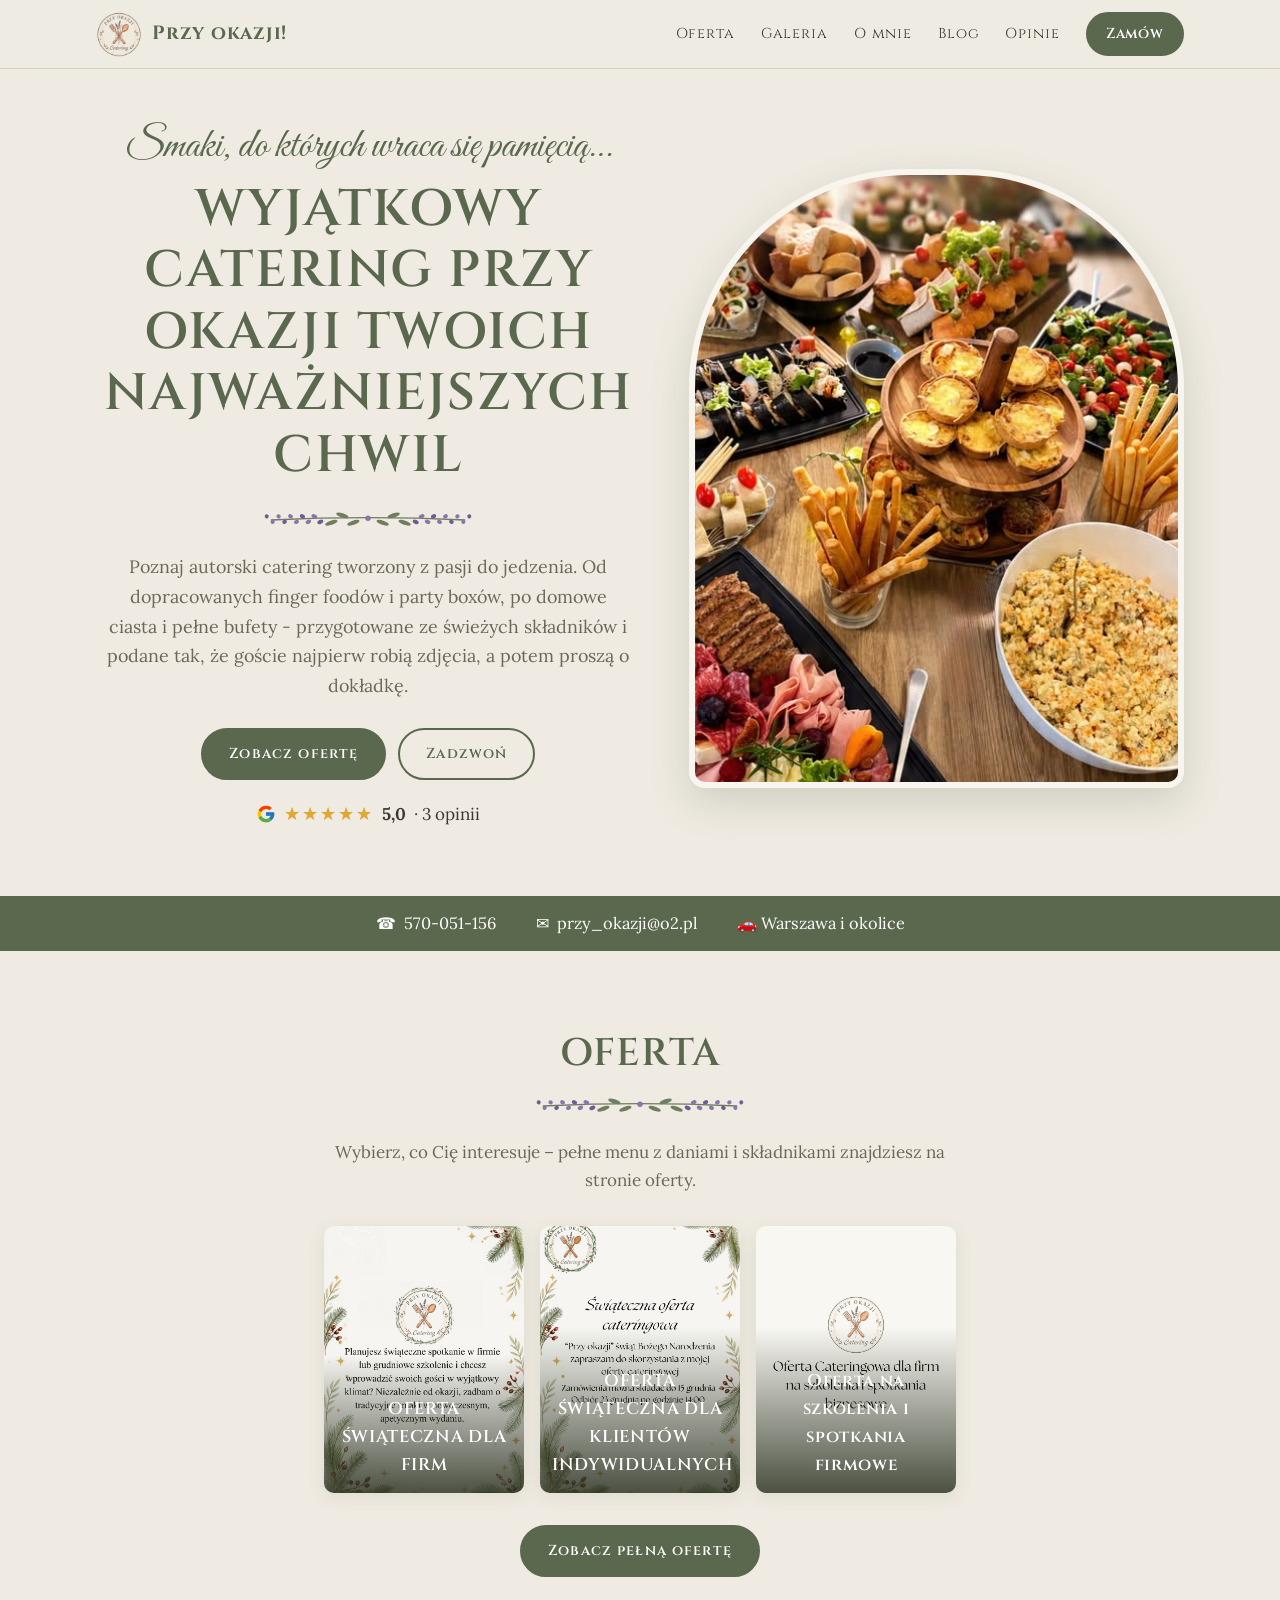
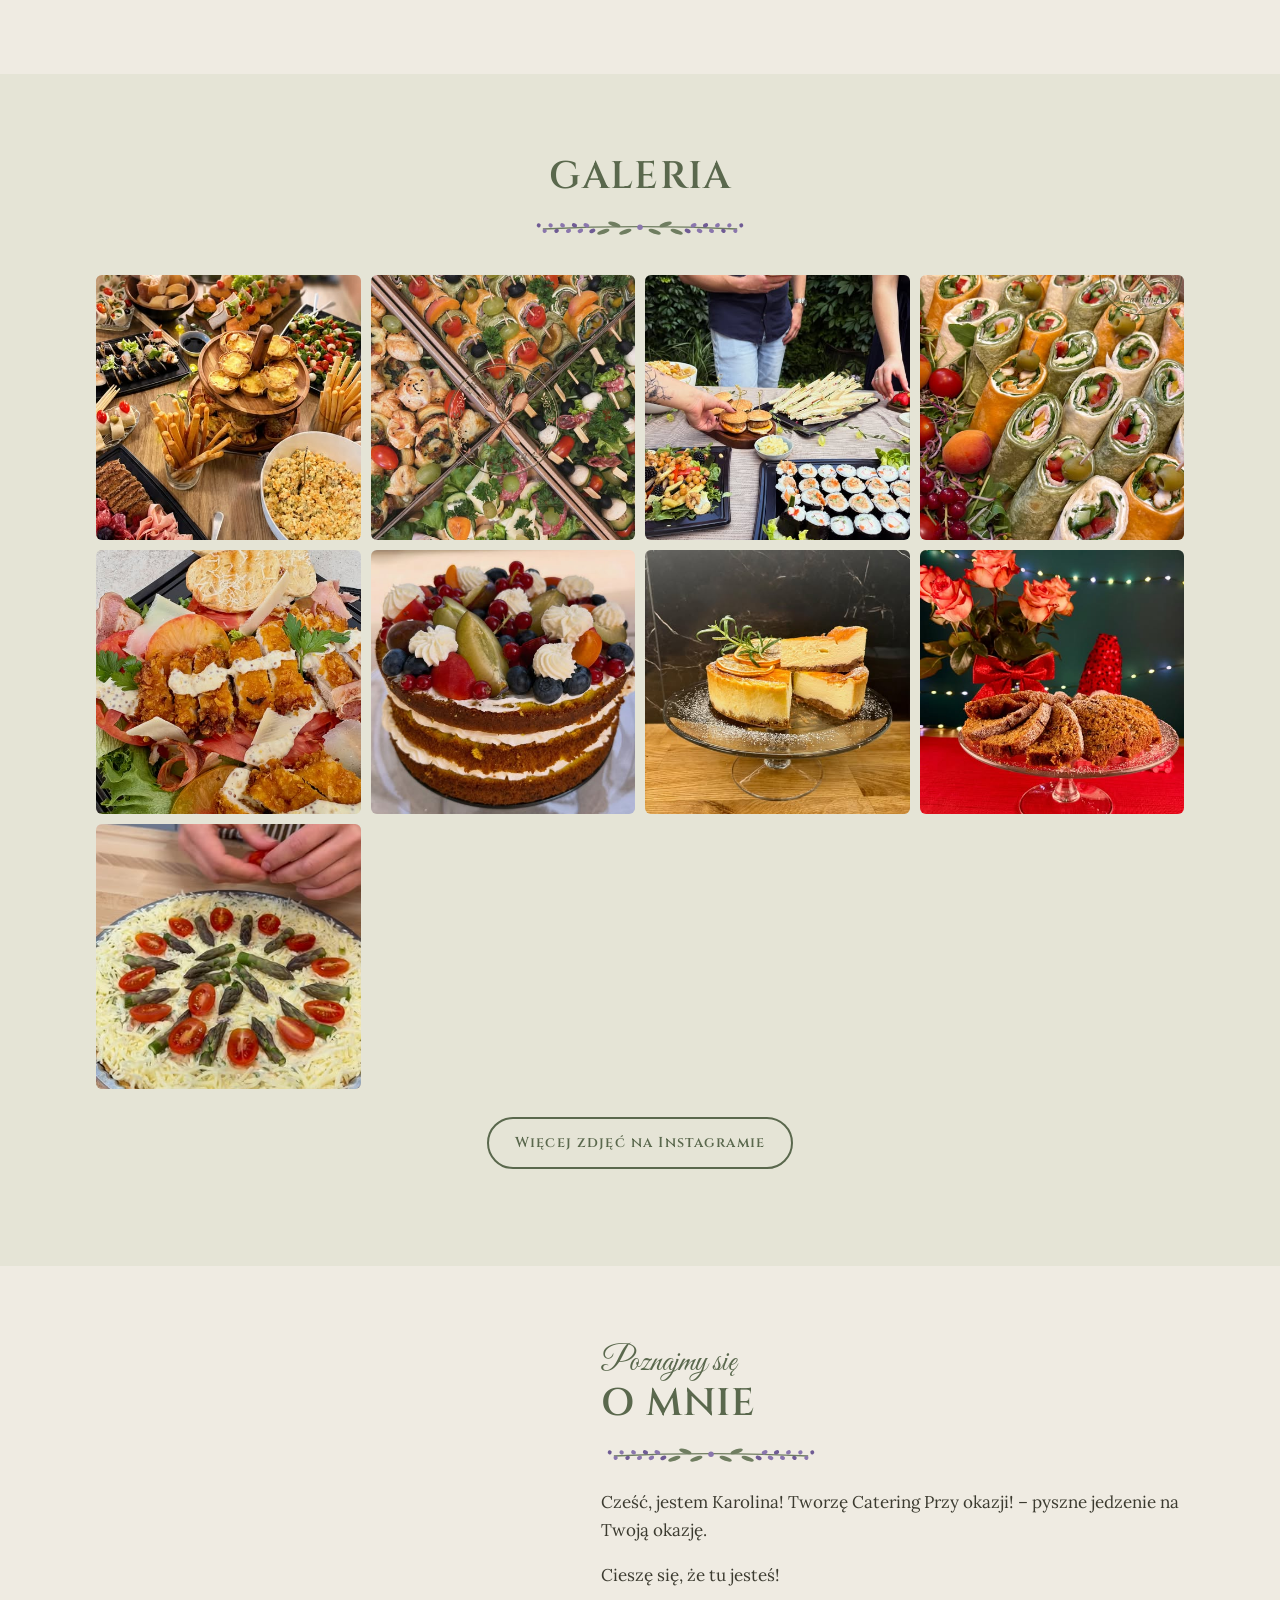
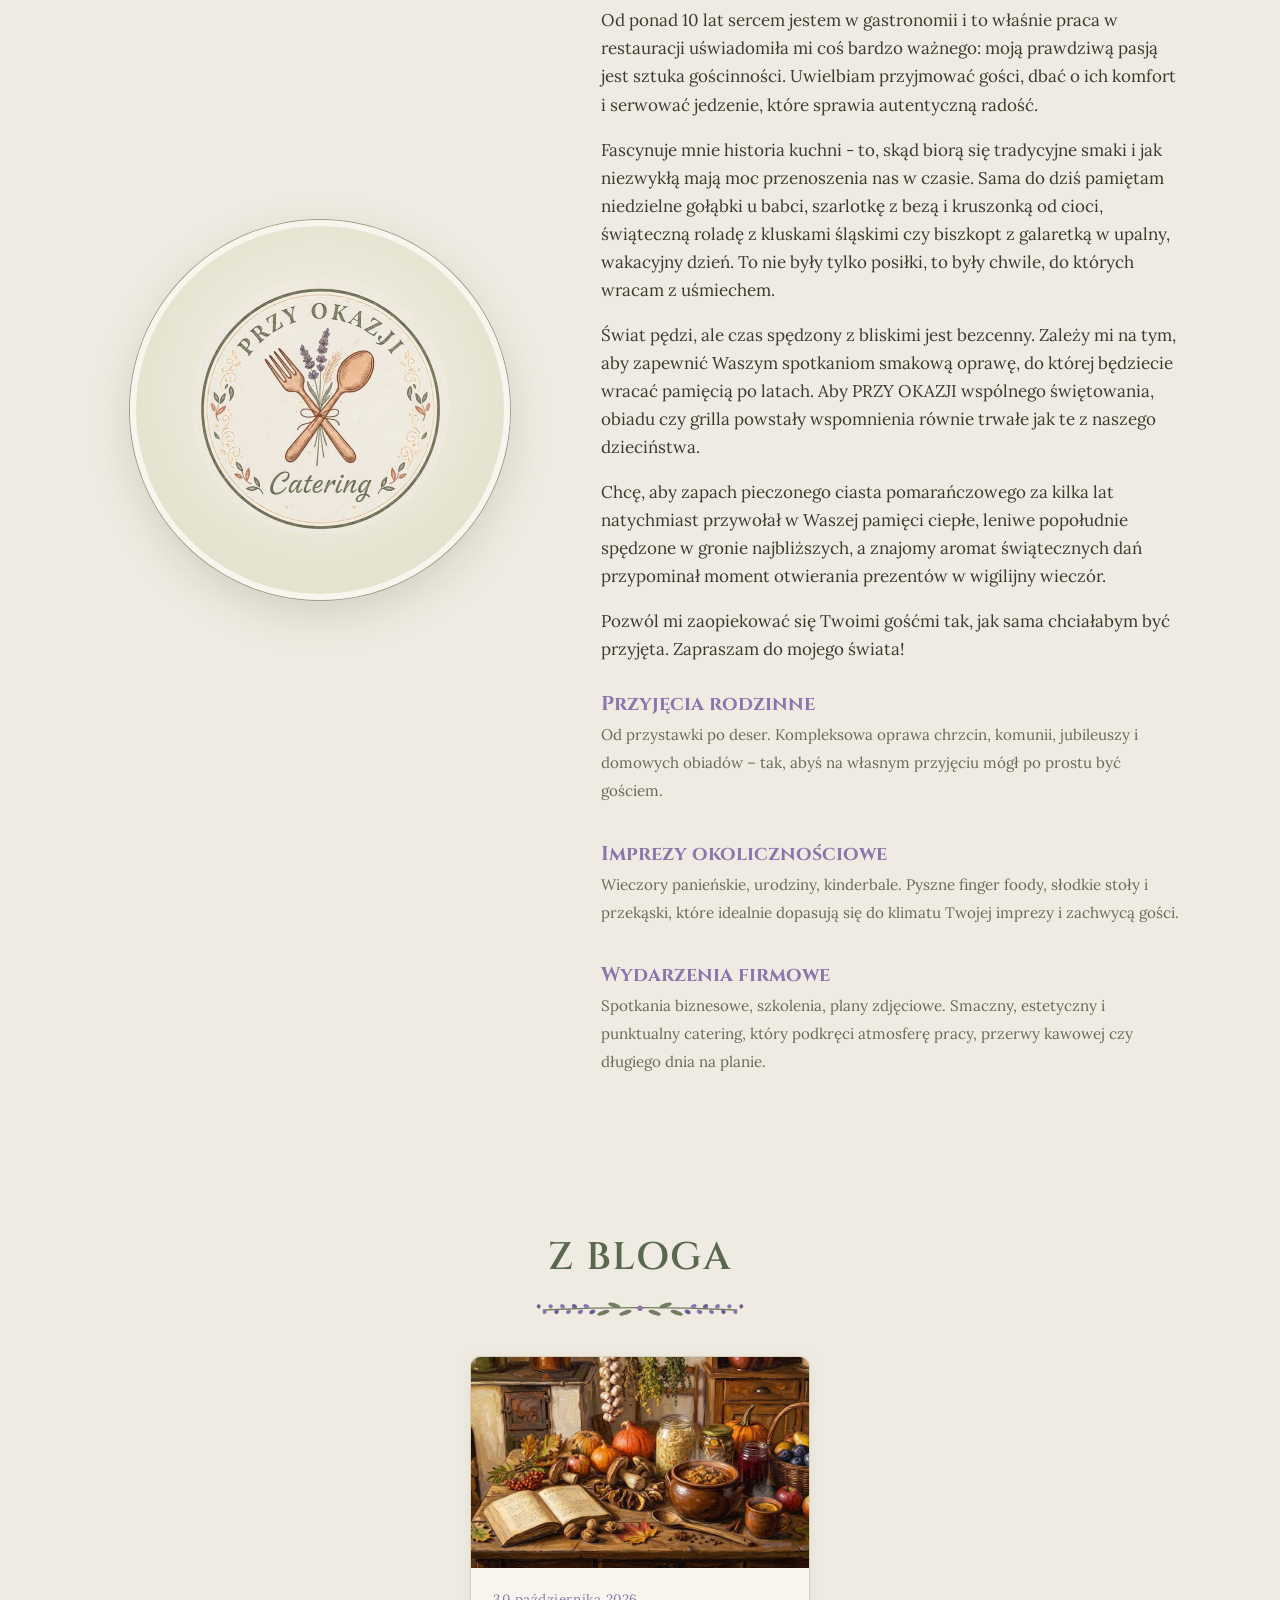
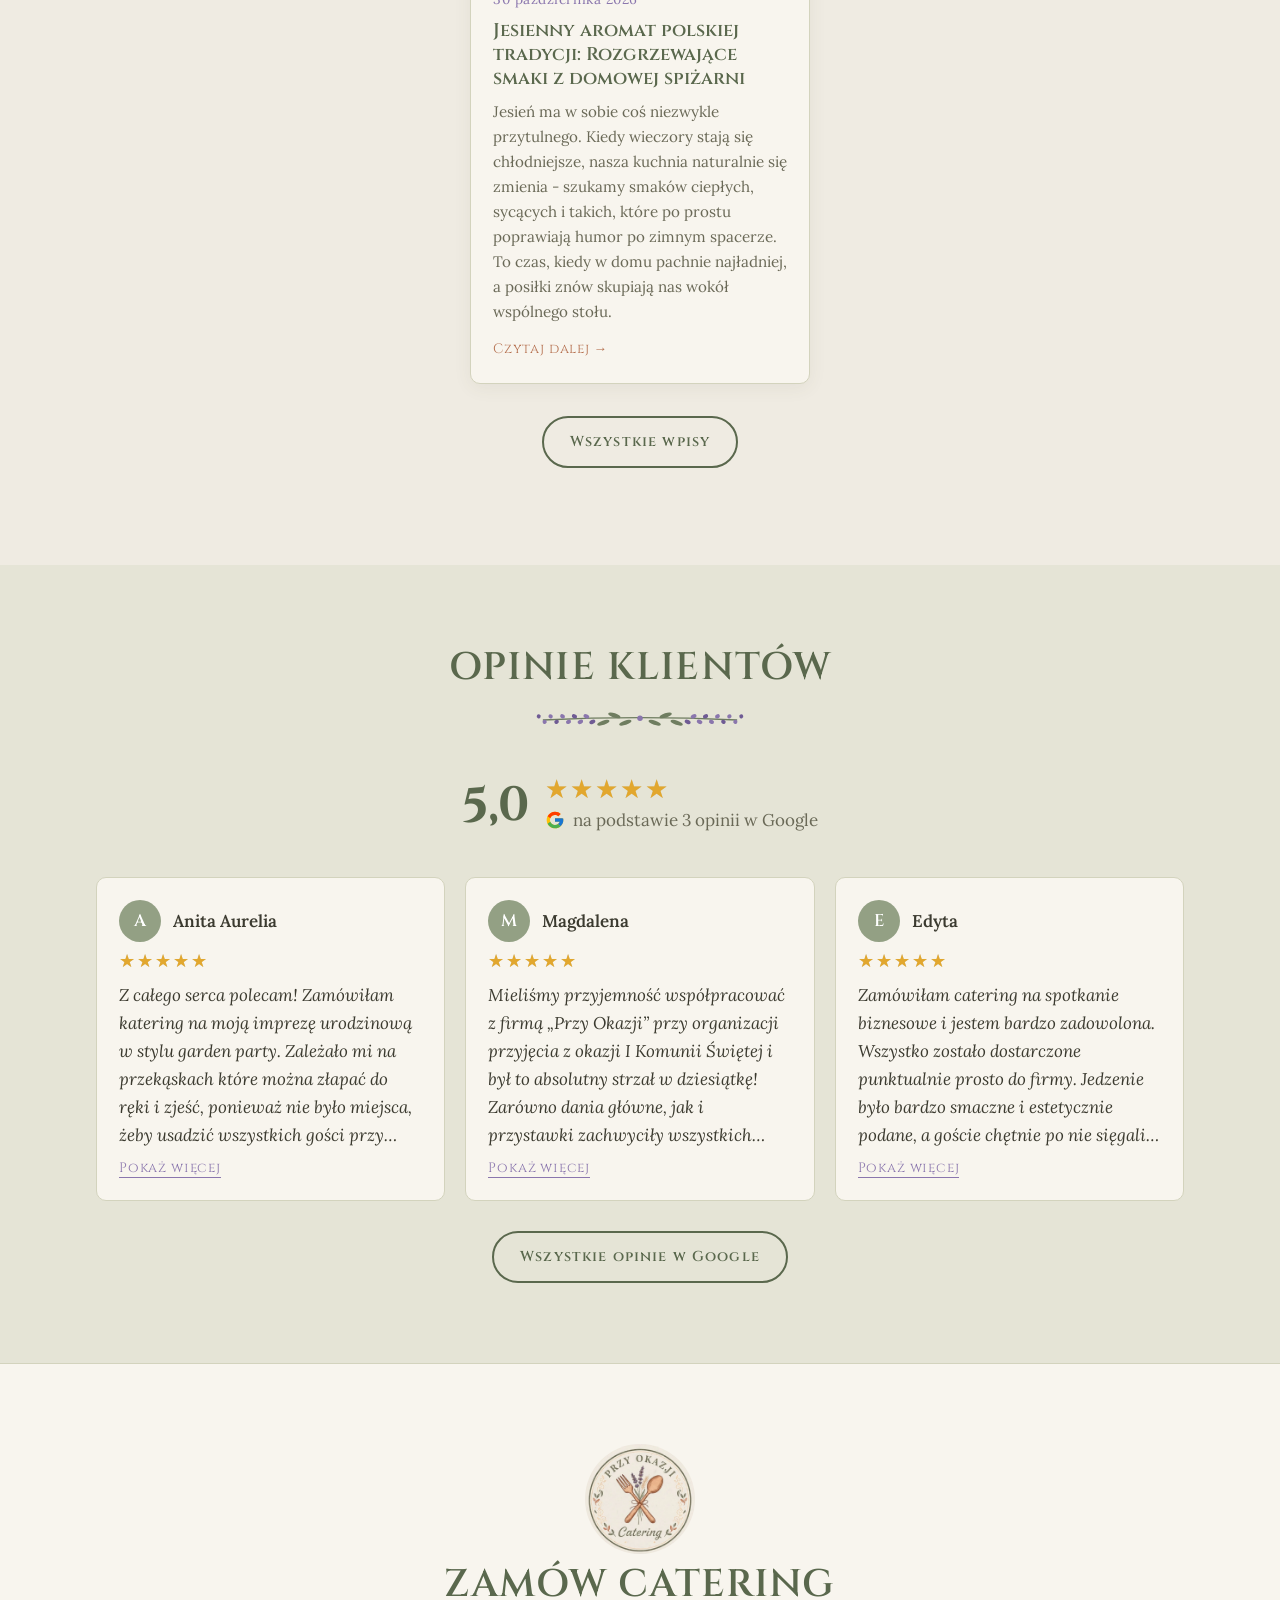
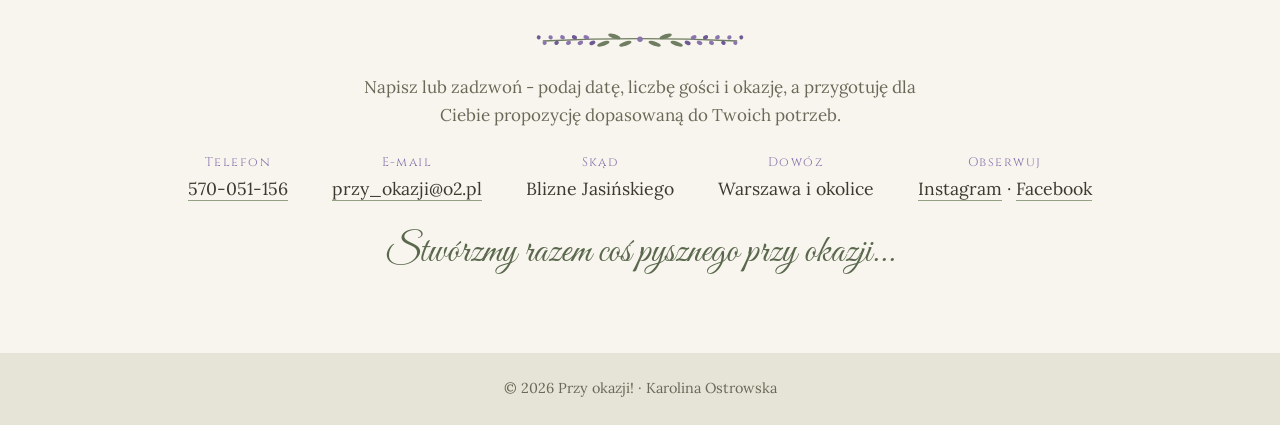
<file: index.html>
<!doctype html>
<html lang="pl">
<head>
  <meta charset="utf-8">
  <meta name="viewport" content="width=device-width, initial-scale=1">
  <title>Catering Przy okazji!</title>
  <meta name="description" content="Catering Przy okazji! – finger foody, party boxy, ciasta i catering na imprezy. Warszawa i okolice.">
  <link rel="preconnect" href="https://fonts.googleapis.com">
  <link rel="preconnect" href="https://fonts.gstatic.com" crossorigin>
  <link href="https://fonts.googleapis.com/css2?family=Cinzel:wght@500;600;700&family=Great+Vibes&family=Lora:ital,wght@0,400;0,500;0,600;1,400&display=swap" rel="stylesheet">
  <link rel="stylesheet" href="/styles.css">
</head>
<body>
  <header class="topbar">
    <div class="wrap topbar-inner">
      <a href="#start" class="brand">
        <span class="logo-mark logo-small"></span>
        <span class="brand-name" data-bind="name">Przy okazji!</span>
      </a>
      <button class="nav-toggle" aria-label="Menu" aria-expanded="false">☰</button>
      <nav class="nav">
        <a href="/oferta/">Oferta</a>
        <a href="#galeria">Galeria</a>
        <a href="#o-mnie">O mnie</a>
        <a href="/blog/">Blog</a>
        <a href="#opinie">Opinie</a>
        <a href="#kontakt" class="btn btn-small">Zamów</a>
      </nav>
    </div>
  </header>

  <main>
    <section id="start" class="hero">
      <div class="wrap hero-inner">
        <div class="hero-text">
          <p class="script hero-script" data-bind="tagline"></p>
          <h1 data-bind="heroTitle">Catering na każdą okazję</h1>
          <div class="divider"></div>
          <p class="lead" data-bind="heroText"></p>
          <div class="hero-cta">
            <a href="/oferta/" class="btn">Zobacz ofertę</a>
            <a href="#kontakt" class="btn btn-ghost">Zadzwoń</a>
          </div>
          <a href="#opinie" class="hero-rating" id="hero-rating" hidden></a>
        </div>
        <div class="hero-visual" id="hero-visual"></div>
      </div>
    </section>

    <div class="contact-strip">
      <div class="wrap contact-strip-inner" id="contact-strip"></div>
    </div>

    <section id="oferta" class="section">
      <div class="wrap">
        <div class="section-head">
          <h2>Oferta</h2>
          <div class="divider"></div>
          <p class="section-sub">Wybierz, co Cię interesuje – pełne menu z daniami i składnikami znajdziesz na stronie oferty.</p>
        </div>
        <div class="offer-tiles" id="offer-tiles"></div>
        <p class="center offer-more"><a href="/oferta/" class="btn">Zobacz pełną ofertę</a></p>
      </div>
    </section>

    <section id="galeria" class="section section-alt" hidden>
      <div class="wrap">
        <div class="section-head">
          <h2>Galeria</h2>
          <div class="divider"></div>
        </div>
        <div class="gallery" id="gallery"></div>
        <p class="center" id="gallery-ig"></p>
      </div>
    </section>

    <section id="o-mnie" class="section">
      <div class="wrap about">
        <div class="about-photo" id="about-photo"></div>
        <div>
          <p class="script about-script">Poznajmy się</p>
          <h2 id="about-title">O mnie</h2>
          <div class="divider divider-left"></div>
          <div id="about-text" class="about-text"></div>
          <div class="highlights" id="highlights"></div>
        </div>
      </div>
    </section>

    <section id="blog" class="section" hidden>
      <div class="wrap">
        <div class="section-head">
          <h2>Z bloga</h2>
          <div class="divider"></div>
        </div>
        <div class="blog-grid" id="blog-latest"></div>
        <p class="center offer-more"><a href="/blog/" class="btn btn-ghost">Wszystkie wpisy</a></p>
      </div>
    </section>

    <section id="opinie" class="section section-alt">
      <div class="wrap">
        <div class="section-head">
          <h2>Opinie klientów</h2>
          <div class="divider"></div>
        </div>
        <div class="rating-summary" id="rating-summary"></div>
        <div class="reviews" id="reviews"></div>
        <div class="reviews-links" id="reviews-links"></div>
      </div>
    </section>

    <section id="kontakt" class="section contact-section">
      <div class="wrap contact">
        <span class="logo-mark logo-contact"></span>
        <h2>Zamów catering</h2>
        <div class="divider"></div>
        <p class="contact-lead" data-bind="contactText">Napisz lub zadzwoń – podaj datę, liczbę gości i rodzaj okazji, a przygotuję dla Ciebie propozycję.</p>
        <ul class="contact-list" id="contact-list"></ul>
        <p class="script contact-script" data-bind="slogan"></p>
      </div>
    </section>
  </main>

  <footer class="footer">
    <div class="wrap">© <span id="year"></span> <span data-bind="name"></span> · <span data-bind="owner"></span></div>
  </footer>

  <script src="/app.js"></script>
</body>
</html>
</file>
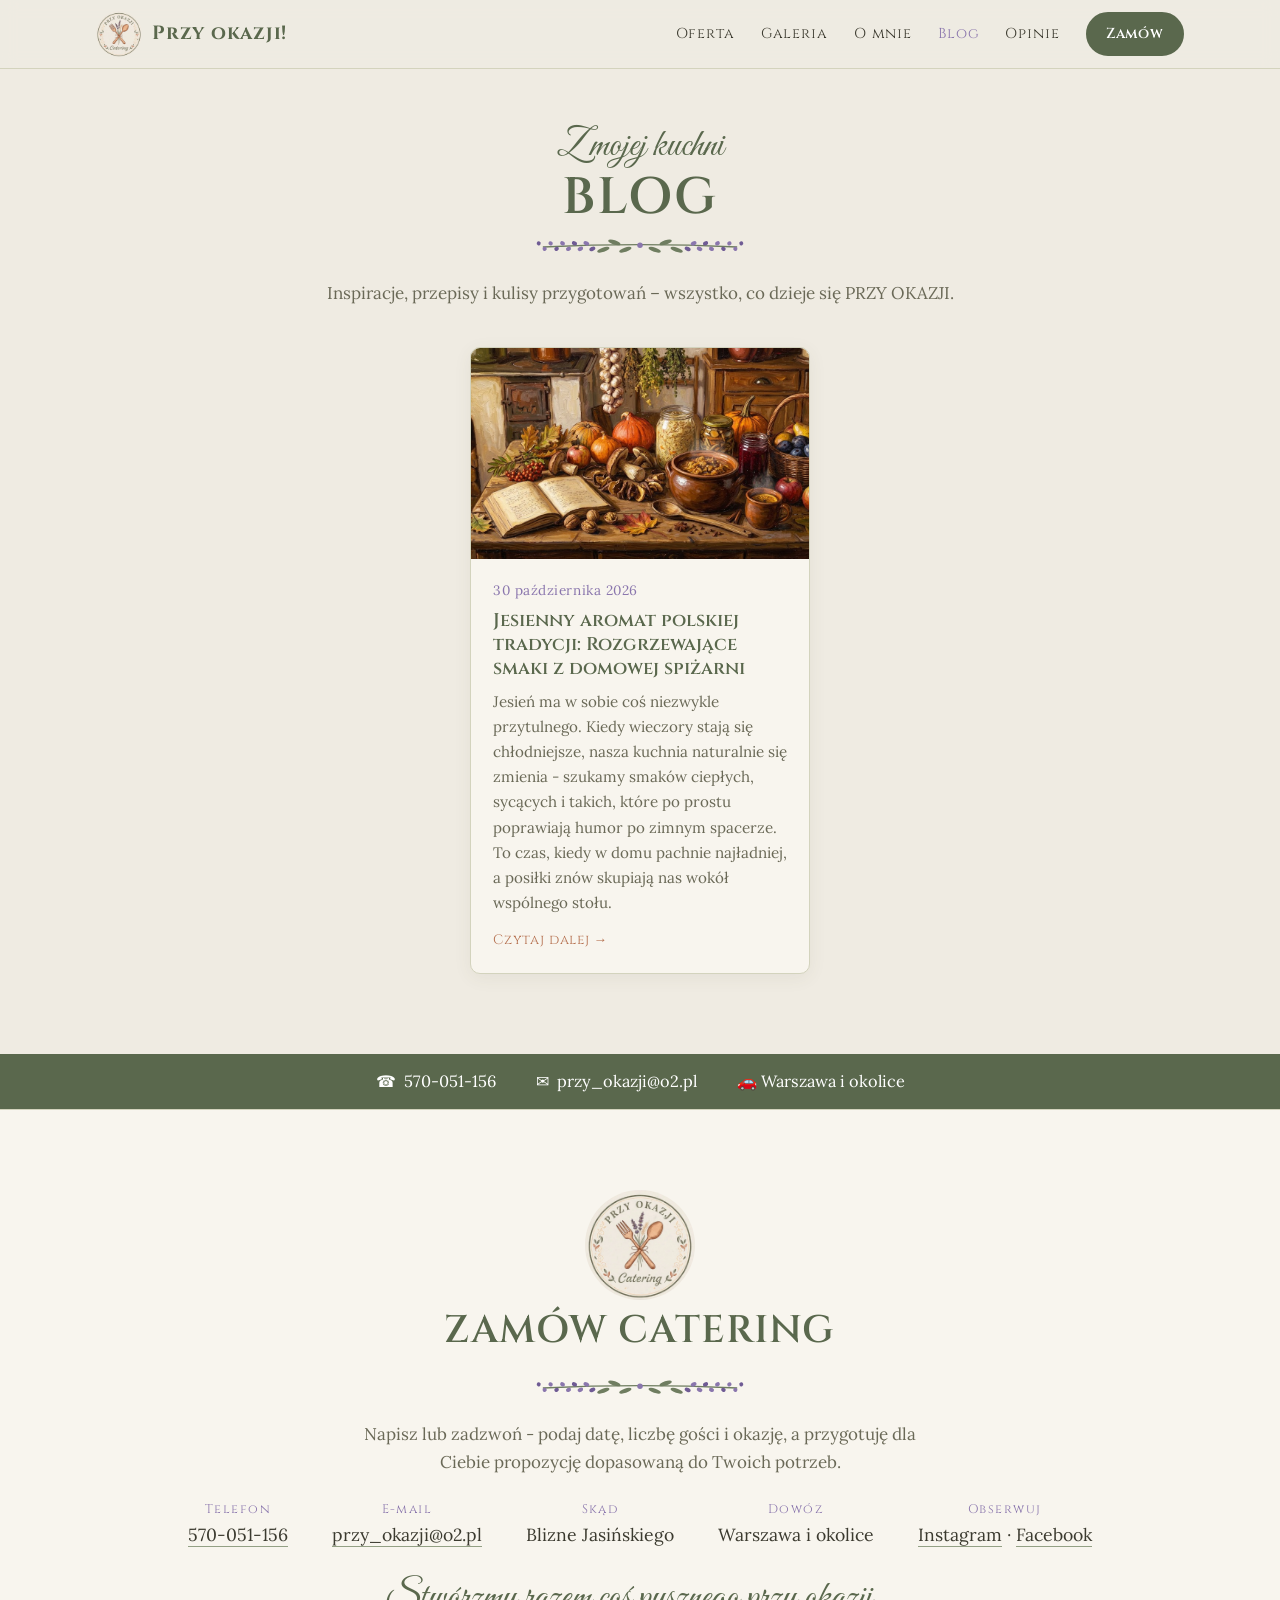
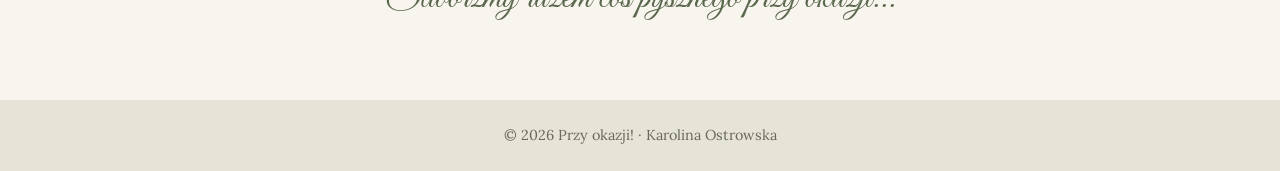
<file: blog/index.html>
<!doctype html>
<html lang="pl">
<head>
  <meta charset="utf-8">
  <meta name="viewport" content="width=device-width, initial-scale=1">
  <title>Blog – Catering Przy okazji!</title>
  <meta name="description" content="Blog cateringu Przy okazji! – przepisy, inspiracje i relacje z przyjęć.">
  <link rel="preconnect" href="https://fonts.googleapis.com">
  <link rel="preconnect" href="https://fonts.gstatic.com" crossorigin>
  <link href="https://fonts.googleapis.com/css2?family=Cinzel:wght@500;600;700&family=Great+Vibes&family=Lora:ital,wght@0,400;0,500;0,600;1,400&display=swap" rel="stylesheet">
  <link rel="stylesheet" href="/styles.css">
</head>
<body data-page="blog" data-title="Blog">
  <header class="topbar">
    <div class="wrap topbar-inner">
      <a href="/" class="brand">
        <span class="logo-mark logo-small"></span>
        <span class="brand-name" data-bind="name">Przy okazji!</span>
      </a>
      <button class="nav-toggle" aria-label="Menu" aria-expanded="false">☰</button>
      <nav class="nav">
        <a href="/oferta/">Oferta</a>
        <a href="/#galeria">Galeria</a>
        <a href="/#o-mnie">O mnie</a>
        <a href="/blog/" class="active" aria-current="page">Blog</a>
        <a href="/#opinie">Opinie</a>
        <a href="#kontakt" class="btn btn-small">Zamów</a>
      </nav>
    </div>
  </header>

  <main>
    <section class="page-hero">
      <div class="wrap">
        <p class="script page-hero-script">Z mojej kuchni</p>
        <h1>Blog</h1>
        <div class="divider"></div>
        <p class="section-sub">Inspiracje, przepisy i kulisy przygotowań – wszystko, co dzieje się PRZY OKAZJI.</p>
      </div>
    </section>

    <section class="section section-tight">
      <div class="wrap">
        <div class="blog-grid" id="blog-list"></div>
      </div>
    </section>

    <div class="contact-strip">
      <div class="wrap contact-strip-inner" id="contact-strip"></div>
    </div>

    <section id="kontakt" class="section contact-section">
      <div class="wrap contact">
        <span class="logo-mark logo-contact"></span>
        <h2>Zamów catering</h2>
        <div class="divider"></div>
        <p class="contact-lead" data-bind="contactText">Napisz lub zadzwoń – podaj datę, liczbę gości i rodzaj okazji, a przygotuję dla Ciebie propozycję.</p>
        <ul class="contact-list" id="contact-list"></ul>
        <p class="script contact-script" data-bind="slogan"></p>
      </div>
    </section>
  </main>

  <footer class="footer">
    <div class="wrap">© <span id="year"></span> <span data-bind="name"></span> · <span data-bind="owner"></span></div>
  </footer>

  <script src="/app.js"></script>
</body>
</html>
</file>
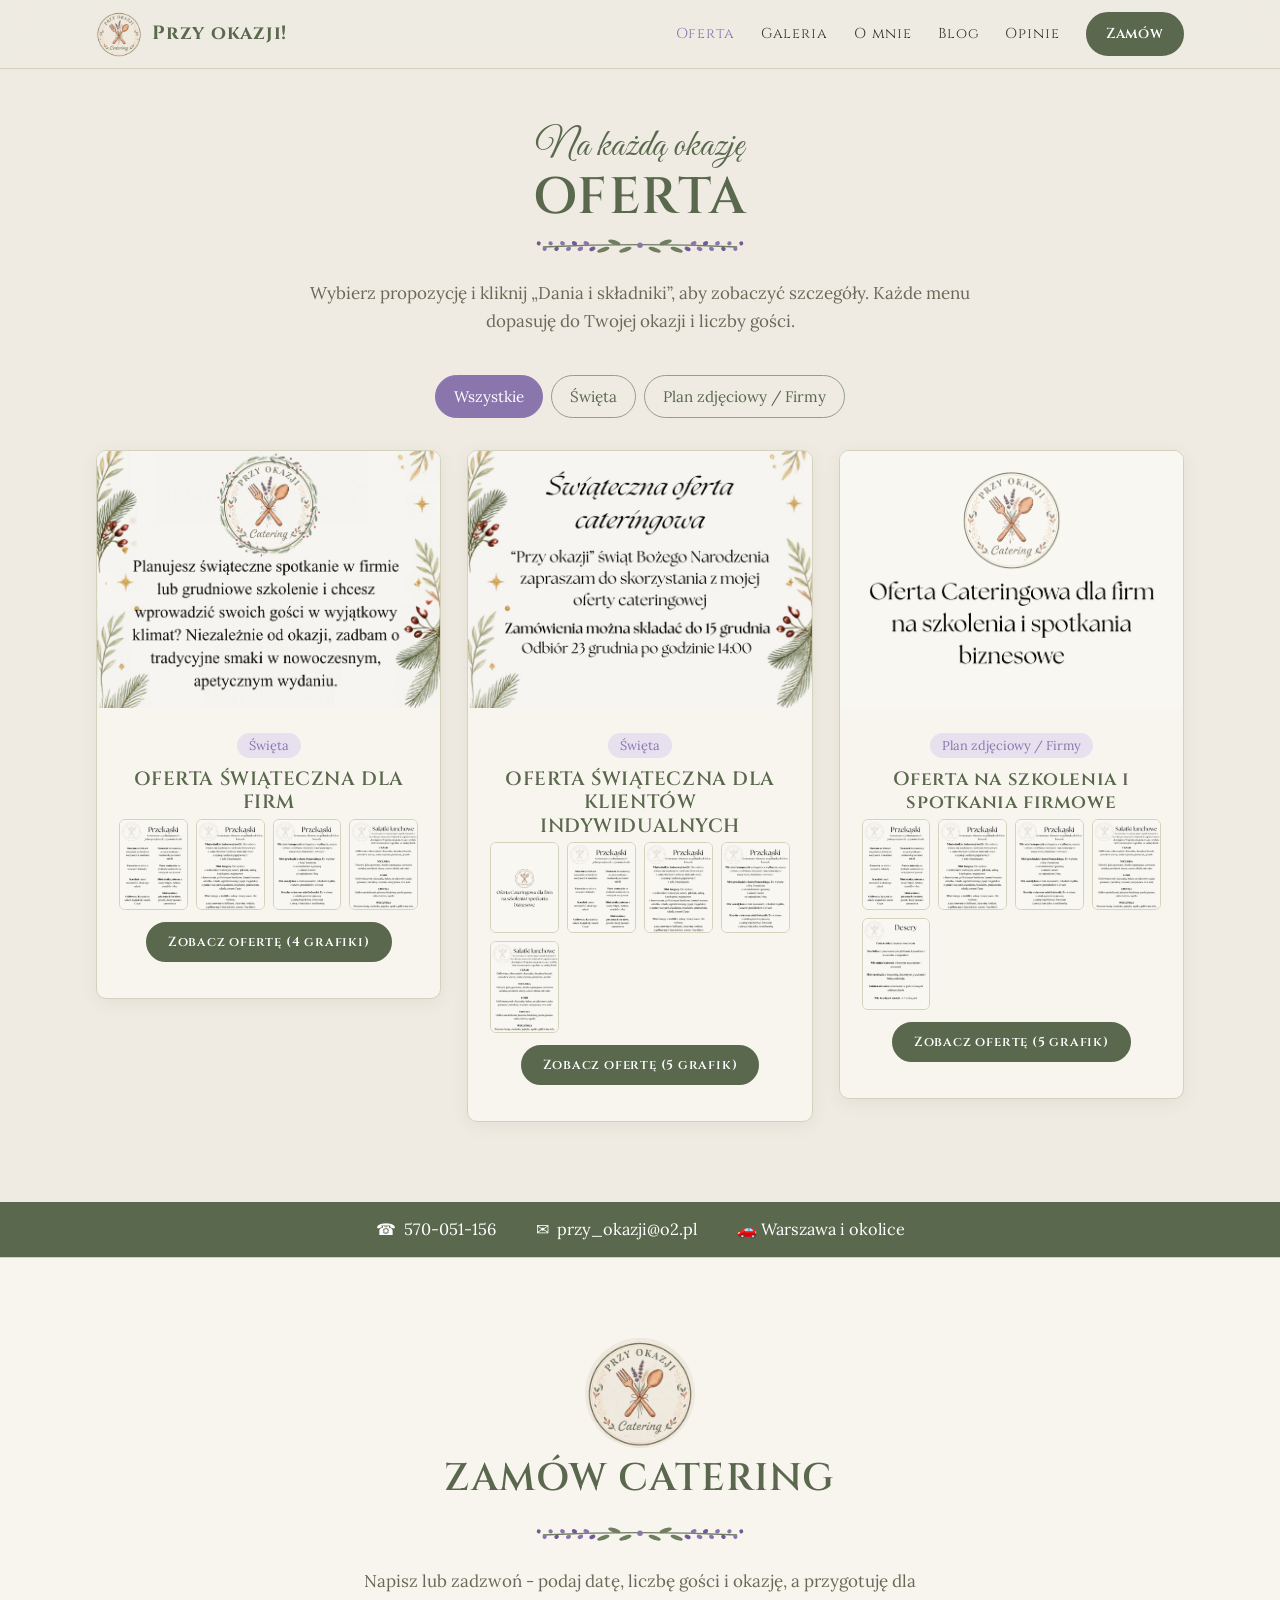
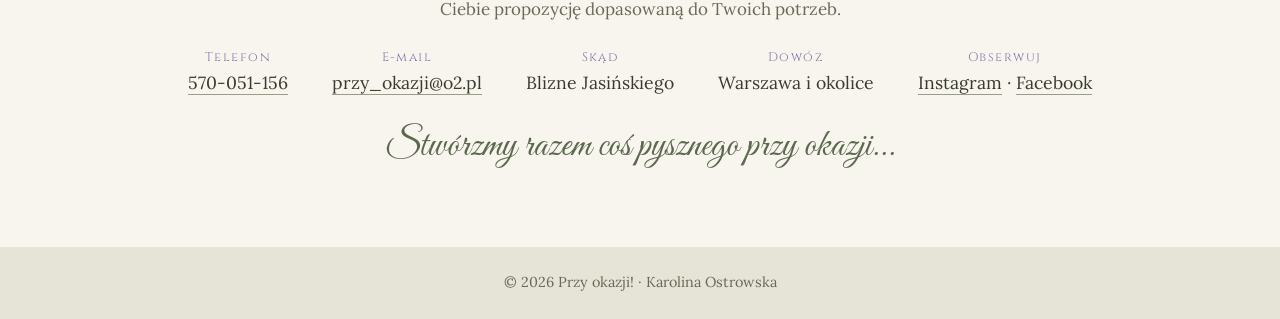
<file: oferta/index.html>
<!doctype html>
<html lang="pl">
<head>
  <meta charset="utf-8">
  <meta name="viewport" content="width=device-width, initial-scale=1">
  <title>Oferta – Catering Przy okazji!</title>
  <meta name="description" content="Oferta cateringu Przy okazji! – finger food, party boxy, grill i garden party, catering na plan zdjęciowy, ciasta. Dania i składniki.">
  <link rel="preconnect" href="https://fonts.googleapis.com">
  <link rel="preconnect" href="https://fonts.gstatic.com" crossorigin>
  <link href="https://fonts.googleapis.com/css2?family=Cinzel:wght@500;600;700&family=Great+Vibes&family=Lora:ital,wght@0,400;0,500;0,600;1,400&display=swap" rel="stylesheet">
  <link rel="stylesheet" href="/styles.css">
</head>
<body data-page="oferta" data-title="Oferta">
  <header class="topbar">
    <div class="wrap topbar-inner">
      <a href="/" class="brand">
        <span class="logo-mark logo-small"></span>
        <span class="brand-name" data-bind="name">Przy okazji!</span>
      </a>
      <button class="nav-toggle" aria-label="Menu" aria-expanded="false">☰</button>
      <nav class="nav">
        <a href="/oferta/" class="active" aria-current="page">Oferta</a>
        <a href="/#galeria">Galeria</a>
        <a href="/#o-mnie">O mnie</a>
        <a href="/blog/">Blog</a>
        <a href="/#opinie">Opinie</a>
        <a href="#kontakt" class="btn btn-small">Zamów</a>
      </nav>
    </div>
  </header>

  <main>
    <section class="page-hero">
      <div class="wrap">
        <p class="script page-hero-script">Na każdą okazję</p>
        <h1>Oferta</h1>
        <div class="divider"></div>
        <p class="section-sub">Wybierz propozycję i kliknij „Dania i składniki”, aby zobaczyć szczegóły. Każde menu dopasuję do Twojej okazji i liczby gości.</p>
      </div>
    </section>

    <section id="menu" class="section section-tight">
      <div class="wrap">
        <div class="filters" id="filters"></div>
        <div class="menu-grid" id="menu-grid"></div>
      </div>
    </section>

    <div class="contact-strip">
      <div class="wrap contact-strip-inner" id="contact-strip"></div>
    </div>

    <section id="kontakt" class="section contact-section">
      <div class="wrap contact">
        <span class="logo-mark logo-contact"></span>
        <h2>Zamów catering</h2>
        <div class="divider"></div>
        <p class="contact-lead" data-bind="contactText">Napisz lub zadzwoń – podaj datę, liczbę gości i rodzaj okazji, a przygotuję dla Ciebie propozycję.</p>
        <ul class="contact-list" id="contact-list"></ul>
        <p class="script contact-script" data-bind="slogan"></p>
      </div>
    </section>
  </main>

  <footer class="footer">
    <div class="wrap">© <span id="year"></span> <span data-bind="name"></span> · <span data-bind="owner"></span></div>
  </footer>

  <script src="/app.js"></script>
</body>
</html>
</file>
<file: styles.css>
/* Stylistyka jak na Instagramie @przy.okazji_catering:
   kremowo-szałwiowe tło, oliwkowa zieleń, lawenda, drewno, kapitaliki + pismo odręczne */
:root {
  --bg: #efebe2;
  --bg-alt: #e5e4d6;
  --card: #f8f5ee;
  --text: #3b3a2f;
  --muted: #6a6957;
  --olive: #5a684d;
  --olive-dark: #46523b;
  --sage: #93a084;
  --lavender: #8a76ad;
  --lavender-soft: #e6e0ef;
  --wood: #b5704f;
  --border: #d3d3bd;
  --star: #e2a72e;
  --radius: 10px;
}

* { box-sizing: border-box; }
html { scroll-behavior: smooth; scroll-padding-top: 76px; }
body {
  margin: 0;
  font-family: "Lora", Georgia, serif;
  background: var(--bg);
  color: var(--text);
  line-height: 1.65;
  font-size: 17px;
}
h1, h2, h3 {
  font-family: "Cinzel", Georgia, serif;
  color: var(--olive);
  font-weight: 600;
  line-height: 1.2;
  margin: 0 0 .4em;
  letter-spacing: .03em;
}
h1 { font-size: clamp(2rem, 4.6vw, 3.2rem); }
h2 { font-size: clamp(1.7rem, 3.4vw, 2.4rem); }
h3 { font-size: 1.2rem; }
a { color: var(--olive); }
.script { font-family: "Great Vibes", cursive; color: var(--olive); font-weight: 400; margin: 0; line-height: 1.1; }
.center { text-align: center; }

.wrap { max-width: 1120px; margin: 0 auto; padding: 0 16px; }

/* Lawendowa gałązka – ozdobnik pod nagłówkami */
.divider { width: 220px; height: 28px; margin: 4px auto 18px; }
.divider svg { width: 100%; height: 100%; display: block; }
.divider-left { margin-left: 0; }

/* Logo */
.logo-mark { display: inline-block; }
.logo-mark svg { width: 100%; height: 100%; display: block; }
.logo-small { width: 46px; height: 46px; }
.logo-hero { width: min(100%, 420px); aspect-ratio: 1; filter: drop-shadow(0 12px 30px rgba(79, 90, 53, .18)); }
.logo-contact { width: 110px; height: 110px; margin-bottom: 8px; }

/* Nagłówek */
.topbar {
  position: sticky; top: 0; z-index: 10;
  background: rgba(239, 235, 226, .94);
  backdrop-filter: blur(8px);
  border-bottom: 1px solid var(--border);
}
.topbar-inner { display: flex; align-items: center; justify-content: space-between; height: 68px; }
.brand { display: flex; align-items: center; gap: 10px; text-decoration: none; }
.brand-name { font-family: "Cinzel", serif; font-weight: 700; font-size: 1.2rem; color: var(--olive); letter-spacing: .04em; }
.nav { display: flex; gap: 26px; align-items: center; }
.nav a { color: var(--text); text-decoration: none; font-family: "Cinzel", serif; font-size: .9rem; letter-spacing: .06em; }
.nav a:hover { color: var(--lavender); }
.nav a.btn { color: #fff; }
.nav-toggle { display: none; background: none; border: 0; font-size: 1.6rem; cursor: pointer; color: var(--olive); }

/* Przyciski */
.btn {
  display: inline-block; padding: 12px 26px; border-radius: 999px;
  background: var(--olive); color: #fff; text-decoration: none;
  font-family: "Cinzel", serif; font-weight: 600; font-size: .9rem; letter-spacing: .08em;
  border: 2px solid var(--olive); transition: background .2s, color .2s;
}
.btn:hover { background: var(--olive-dark); border-color: var(--olive-dark); }
.btn-small { padding: 8px 18px; }
.btn-ghost { background: transparent; color: var(--olive); }
.btn-ghost:hover { background: var(--olive); color: #fff; }

/* Hero */
.hero { padding: 56px 0 64px; }
.hero-inner { display: grid; grid-template-columns: 1.1fr 1fr; gap: 48px; align-items: center; }
.hero-text { text-align: center; }
.hero-script { font-size: clamp(1.9rem, 4vw, 2.6rem); margin-bottom: 8px; }
.hero-text h1 { text-transform: uppercase; }
.lead { font-size: 1.12rem; color: var(--muted); max-width: 48ch; margin: 0 auto; }
.hero-cta { display: flex; gap: 12px; flex-wrap: wrap; justify-content: center; margin: 28px 0 20px; }
.hero-rating { display: inline-flex; align-items: center; gap: 8px; color: var(--text); text-decoration: none; }
.hero-visual { display: flex; justify-content: center; }
.hero-photo {
  width: 100%; aspect-ratio: 4 / 5; border-radius: 220px 220px 16px 16px;
  background-size: cover; background-position: center;
  border: 6px solid var(--card); box-shadow: 0 14px 40px rgba(79, 90, 53, .2);
}

/* Pasek kontaktu jak na grafikach z Instagrama */
.contact-strip { background: var(--olive); color: #fff; }
.contact-strip-inner {
  display: flex; justify-content: center; flex-wrap: wrap; gap: 8px 40px;
  padding: 14px 16px; font-size: 1.02rem;
}
.contact-strip a { color: #fff; text-decoration: none; }
.contact-strip span { display: inline-flex; align-items: center; gap: 8px; }

/* Sekcje */
.section { padding: 80px 0; }
.section-alt { background: var(--bg-alt); }
.section-head { text-align: center; margin-bottom: 32px; }
.section-head h2 { text-transform: uppercase; }
.section-sub { color: var(--muted); max-width: 60ch; margin: 0 auto; }

/* Gwiazdki */
.stars { position: relative; display: inline-block; font-size: 1.15rem; line-height: 1; letter-spacing: 2px; color: #cfcdb8; font-family: sans-serif; }
.stars::before { content: "★★★★★"; }
.stars span { position: absolute; inset: 0 auto 0 0; overflow: hidden; color: var(--star); white-space: nowrap; }
.stars span::before { content: "★★★★★"; }

/* Menu */
.filters { display: flex; flex-wrap: wrap; justify-content: center; gap: 8px; margin-bottom: 32px; }
.filter {
  padding: 8px 18px; border-radius: 999px; border: 1px solid var(--sage);
  background: transparent; cursor: pointer; font: inherit; font-size: .95rem; color: var(--olive);
}
.filter:hover { background: var(--card); }
.filter.active { background: var(--lavender); border-color: var(--lavender); color: #fff; }
.menu-grid { display: grid; grid-template-columns: repeat(auto-fill, minmax(300px, 1fr)); gap: 26px; align-items: start; }
.menu-card {
  background: var(--card); border: 1px solid var(--border); border-radius: var(--radius);
  overflow: hidden; box-shadow: 0 4px 18px rgba(79, 90, 53, .07);
}
.menu-card-img { aspect-ratio: 4 / 3; background-size: cover; background-position: center; }
.placeholder-img {
  background: radial-gradient(circle at 50% 45%, #f6f2e6 0%, #e4e3cf 70%);
  display: flex; align-items: center; justify-content: center;
}
.placeholder-img .logo-mark { width: 42%; aspect-ratio: 1; opacity: .9; }
.menu-card-body { padding: 22px; text-align: center; }
.menu-tag { display: inline-block; font-size: .8rem; color: var(--lavender); background: var(--lavender-soft); padding: 2px 12px; border-radius: 999px; margin-bottom: 10px; }
.menu-card h3 { margin-bottom: 4px; }
.menu-price { font-family: "Great Vibes", cursive; font-size: 1.6rem; color: var(--wood); margin: 0 0 6px; line-height: 1.2; }
.menu-desc { color: var(--muted); margin: 0 0 14px; }
.menu-card details { border-top: 1px dashed var(--sage); padding-top: 12px; text-align: left; }
.menu-card summary { cursor: pointer; text-align: center; font-family: "Cinzel", serif; font-size: .88rem; letter-spacing: .06em; color: var(--olive); list-style: none; }
.menu-card summary::-webkit-details-marker { display: none; }
.menu-card summary::after { content: " ▾"; }
.menu-card details[open] summary::after { content: " ▴"; }
.dishes { list-style: none; padding: 0; margin: 12px 0 0; }
.dishes li { padding: 10px 0 10px 22px; border-bottom: 1px solid var(--border); position: relative; }
.dishes li::before { content: "❀"; position: absolute; left: 0; top: 10px; color: var(--lavender); font-size: .9rem; }
.dishes li:last-child { border-bottom: 0; }
.dish-name { font-weight: 600; display: block; }
.dish-ing { font-size: .93rem; color: var(--muted); font-style: italic; }
.empty { color: var(--muted); text-align: center; }

/* Galeria */
.gallery { display: grid; grid-template-columns: repeat(auto-fill, minmax(220px, 1fr)); gap: 10px; }
.gallery figure { margin: 0; aspect-ratio: 1; border-radius: 6px; overflow: hidden; background: var(--card); }
.gallery img { width: 100%; height: 100%; object-fit: cover; display: block; transition: transform .4s; }
.gallery figure:hover img { transform: scale(1.04); }
#gallery-ig { margin-top: 28px; }

/* O mnie */
.about { display: grid; grid-template-columns: 1fr 1.3fr; gap: 56px; align-items: center; }
.about-photo {
  aspect-ratio: 1; border-radius: 50%; background-size: cover; background-position: center;
  max-width: 380px; width: 100%; margin: 0 auto;
  border: 6px solid var(--card); box-shadow: 0 0 0 1px var(--sage), 0 14px 40px rgba(79, 90, 53, .18);
}
.about-photo.placeholder-img .logo-mark { width: 70%; }
.about-script { font-size: 2rem; }
.about h2 { text-transform: uppercase; }
.about-text p { margin: 0 0 1em; }
.highlights { display: flex; gap: 32px; flex-wrap: wrap; margin-top: 24px; }
.highlight strong { display: block; font-family: "Cinzel", serif; font-size: 1.25rem; color: var(--lavender); }
.highlight span { color: var(--muted); font-size: .95rem; }

/* Opinie */
.rating-summary { display: flex; align-items: center; justify-content: center; gap: 16px; flex-wrap: wrap; margin-bottom: 32px; }
.rating-big { font-family: "Cinzel", serif; font-size: 3rem; font-weight: 700; color: var(--olive); }
.rating-summary .stars { font-size: 1.6rem; }
.rating-meta { color: var(--muted); display: flex; align-items: center; gap: 8px; }
.google-g { width: 20px; height: 20px; flex-shrink: 0; }
.reviews { display: grid; grid-template-columns: repeat(auto-fill, minmax(280px, 1fr)); gap: 20px; }
.review { background: var(--card); border: 1px solid var(--border); border-radius: var(--radius); padding: 22px; }
.review-head { display: flex; align-items: center; gap: 12px; margin-bottom: 10px; }
.avatar { width: 42px; height: 42px; border-radius: 50%; background: var(--sage); color: #fff; display: grid; place-items: center; font-family: "Cinzel", serif; font-weight: 600; flex-shrink: 0; }
.review-author { font-weight: 600; }
.review-date { font-size: .85rem; color: var(--muted); }
.review { display: flex; flex-direction: column; align-self: start; }
.review p { margin: 10px 0 0; font-style: italic; }
.review-text {
  white-space: pre-line;
  display: -webkit-box; -webkit-box-orient: vertical; -webkit-line-clamp: 6; line-clamp: 6; overflow: hidden;
}
.review-text.expanded { display: block; -webkit-line-clamp: unset; line-clamp: unset; overflow: visible; }
.review-more {
  align-self: flex-start; margin-top: 10px; padding: 0; background: none; border: 0; cursor: pointer;
  font-family: "Cinzel", serif; font-size: .85rem; letter-spacing: .06em; color: var(--lavender);
  border-bottom: 1px solid currentColor;
}
.review-more:hover { color: var(--olive); }
.reviews-links { display: flex; gap: 12px; flex-wrap: wrap; justify-content: center; margin-top: 30px; }

/* Kontakt */
.contact-section { background: var(--card); border-top: 1px solid var(--border); }
.contact { text-align: center; display: flex; flex-direction: column; align-items: center; }
.contact h2 { text-transform: uppercase; }
.contact-lead { max-width: 52ch; color: var(--muted); margin: 0 0 24px; }
.contact-list { list-style: none; padding: 0; margin: 0 0 28px; display: flex; flex-wrap: wrap; justify-content: center; gap: 18px 44px; font-size: 1.1rem; }
.contact-list a { color: var(--text); text-decoration: none; border-bottom: 1px solid var(--sage); }
.contact-list .label { display: block; font-family: "Cinzel", serif; font-size: .78rem; letter-spacing: .12em; color: var(--lavender); }
.contact-script { font-size: clamp(1.8rem, 4vw, 2.4rem); }

.footer { padding: 24px 0; text-align: center; color: var(--muted); font-size: .9rem; background: var(--bg-alt); }

/* Telefon */
@media (max-width: 800px) {
  body { font-size: 16px; }
  .nav-toggle { display: block; }
  .nav {
    display: none; position: absolute; top: 68px; left: 0; right: 0;
    flex-direction: column; gap: 0; background: var(--bg); border-bottom: 1px solid var(--border);
  }
  .nav.open { display: flex; }
  .nav a { padding: 14px 16px; width: 100%; }
  .nav a.btn { width: auto; margin: 8px 16px 16px; text-align: center; }
  .hero { padding: 28px 0 48px; }
  .hero-inner, .about { grid-template-columns: 1fr; gap: 28px; }
  .hero-visual { order: -1; }
  .logo-hero { width: 220px; }
  .hero-photo { aspect-ratio: 4 / 3; border-radius: 16px; }
  .about-photo { max-width: 240px; }
  .about > div:last-child { text-align: center; }
  .divider-left { margin-left: auto; }
  .highlights { justify-content: center; }
  .section { padding: 56px 0; }
  .menu-grid { grid-template-columns: 1fr; }
  .gallery { grid-template-columns: repeat(2, 1fr); gap: 6px; }
  .contact-strip-inner { flex-direction: column; align-items: center; gap: 6px; }
}

/* Podgląd oferty na stronie głównej */
.offer-tiles { display: flex; flex-wrap: wrap; justify-content: center; gap: 16px; }
.offer-tile {
  position: relative; display: block; flex: 0 1 200px; aspect-ratio: 3 / 4; border-radius: var(--radius);
  overflow: hidden; text-decoration: none; box-shadow: 0 4px 18px rgba(79, 90, 53, .1);
}
.offer-tile-img { position: absolute; inset: 0; background-size: cover; background-position: center; transition: transform .4s; }
.offer-tile:hover .offer-tile-img { transform: scale(1.05); }
.offer-tile-img.placeholder-img .logo-mark { width: 55%; aspect-ratio: 1; }
.offer-tile-title {
  position: absolute; left: 0; right: 0; bottom: 0; padding: 40px 12px 14px;
  background: linear-gradient(transparent, rgba(46, 52, 35, .85));
  color: #fff; font-family: "Cinzel", serif; font-weight: 600; text-align: center; letter-spacing: .04em;
}
.offer-more { margin-top: 32px; }

/* Podstrona oferty */
.page-hero { padding: 56px 0 8px; text-align: center; }
.page-hero h1 { text-transform: uppercase; margin-bottom: 0; }
.page-hero-script { font-size: clamp(1.8rem, 4vw, 2.4rem); }
.section-tight { padding-top: 32px; }
.nav a.active { color: var(--lavender); }
.menu-card.highlighted { box-shadow: 0 0 0 3px var(--lavender), 0 4px 18px rgba(79, 90, 53, .1); }

@media (max-width: 800px) {
  .offer-tiles { gap: 10px; }
  .offer-tile { flex-basis: calc(50% - 5px); }
  .page-hero { padding: 32px 0 0; }
}

/* Blog */
.blog-grid { display: flex; flex-wrap: wrap; justify-content: center; gap: 24px; }
.blog-grid > .blog-card { flex: 0 1 340px; }
.blog-card {
  display: flex; flex-direction: column; background: var(--card); border: 1px solid var(--border);
  border-radius: var(--radius); overflow: hidden; text-decoration: none; color: var(--text);
  box-shadow: 0 4px 18px rgba(79, 90, 53, .07); transition: transform .2s, box-shadow .2s;
}
.blog-card:hover { transform: translateY(-3px); box-shadow: 0 10px 26px rgba(79, 90, 53, .14); }
.blog-card-img { display: flex; aspect-ratio: 16 / 10; background-size: cover; background-position: center; }
.blog-card-img.placeholder-img .logo-mark { width: 38%; aspect-ratio: 1; }
.blog-card-body { display: flex; flex-direction: column; gap: 8px; padding: 20px 22px 22px; flex: 1; }
.blog-date { font-size: .85rem; color: var(--lavender); letter-spacing: .04em; margin: 0; }
.blog-card-title { font-family: "Cinzel", serif; font-weight: 600; font-size: 1.15rem; color: var(--olive); line-height: 1.3; }
.blog-excerpt { color: var(--muted); font-size: .95rem; }
.blog-read { margin-top: auto; padding-top: 6px; font-family: "Cinzel", serif; font-size: .85rem; letter-spacing: .06em; color: var(--wood); }

.post-wrap { max-width: 760px; }
.post-back { margin: 0 0 24px; }
.post-back a { color: var(--olive); text-decoration: none; font-family: "Cinzel", serif; font-size: .9rem; letter-spacing: .05em; }
.post-head { text-align: center; }
.post-head h1 { font-size: clamp(1.8rem, 4vw, 2.6rem); }
.post-img { width: 100%; max-height: 440px; object-fit: cover; border-radius: var(--radius); margin: 8px 0 28px; display: block; }
.post-body { font-size: 1.08rem; }
.post-body h2, .post-body h3 { margin-top: 1.6em; }
.post-body img { max-width: 100%; height: auto; border-radius: var(--radius); }
.post-body a { color: var(--wood); }
.post-body blockquote { margin: 1.4em 0; padding: 4px 0 4px 20px; border-left: 3px solid var(--lavender); color: var(--muted); font-style: italic; }
.post-cta { text-align: center; margin-top: 40px; }

/* Grafiki z ofertą na kartach */
.menu-card-img.is-graphic { background-position: top center; cursor: zoom-in; }
.menu-graphics { display: grid; grid-template-columns: repeat(auto-fill, minmax(64px, 1fr)); gap: 8px; margin: 4px 0 12px; }
.menu-graphic {
  padding: 0; border: 1px solid var(--border); border-radius: 6px; overflow: hidden; background: var(--card);
  aspect-ratio: 3 / 4; cursor: zoom-in; transition: transform .2s, box-shadow .2s;
}
.menu-graphic:hover { transform: translateY(-2px); box-shadow: 0 6px 14px rgba(79, 90, 53, .18); }
.menu-graphic img { width: 100%; height: 100%; object-fit: cover; object-position: top; display: block; }
.menu-graphics-open {
  display: inline-block; margin: 0 0 14px; padding: 9px 20px; border-radius: 999px; cursor: pointer;
  border: 2px solid var(--olive); background: var(--olive); color: #fff;
  font-family: "Cinzel", serif; font-weight: 600; font-size: .82rem; letter-spacing: .06em;
}
.menu-graphics-open:hover { background: var(--olive-dark); border-color: var(--olive-dark); }

/* Powiększenie grafik */
.lightbox {
  position: fixed; inset: 0; z-index: 100; display: none; align-items: center; justify-content: center;
  background: rgba(30, 33, 24, .92); padding: 48px 56px;
}
.lightbox.open { display: flex; }
.lb-figure { margin: 0; display: flex; flex-direction: column; align-items: center; gap: 12px; max-width: 100%; max-height: 100%; }
.lb-img { max-width: min(900px, 100%); max-height: calc(100vh - 130px); object-fit: contain; border-radius: 6px; background: #fff; box-shadow: 0 20px 60px rgba(0, 0, 0, .4); }
.lb-caption { color: #f0eee4; font-size: .95rem; text-align: center; }
.lb-close, .lb-nav {
  position: absolute; background: rgba(255, 255, 255, .12); color: #fff; border: 0; cursor: pointer;
  width: 46px; height: 46px; border-radius: 50%; font-size: 1.8rem; line-height: 1; display: grid; place-items: center;
}
.lb-close:hover, .lb-nav:hover { background: rgba(255, 255, 255, .25); }
.lb-close { top: 14px; right: 14px; }
.lb-prev { left: 12px; top: 50%; transform: translateY(-50%); }
.lb-next { right: 12px; top: 50%; transform: translateY(-50%); }
.lb-nav[hidden] { display: none; }
@media (max-width: 800px) {
  .lightbox { padding: 56px 8px 24px; }
  .lb-img { max-height: calc(100vh - 140px); }
  .lb-prev, .lb-next { top: auto; bottom: 14px; transform: none; }
  .lb-prev { left: calc(50% - 56px); }
  .lb-next { right: calc(50% - 56px); }
}
</file>
